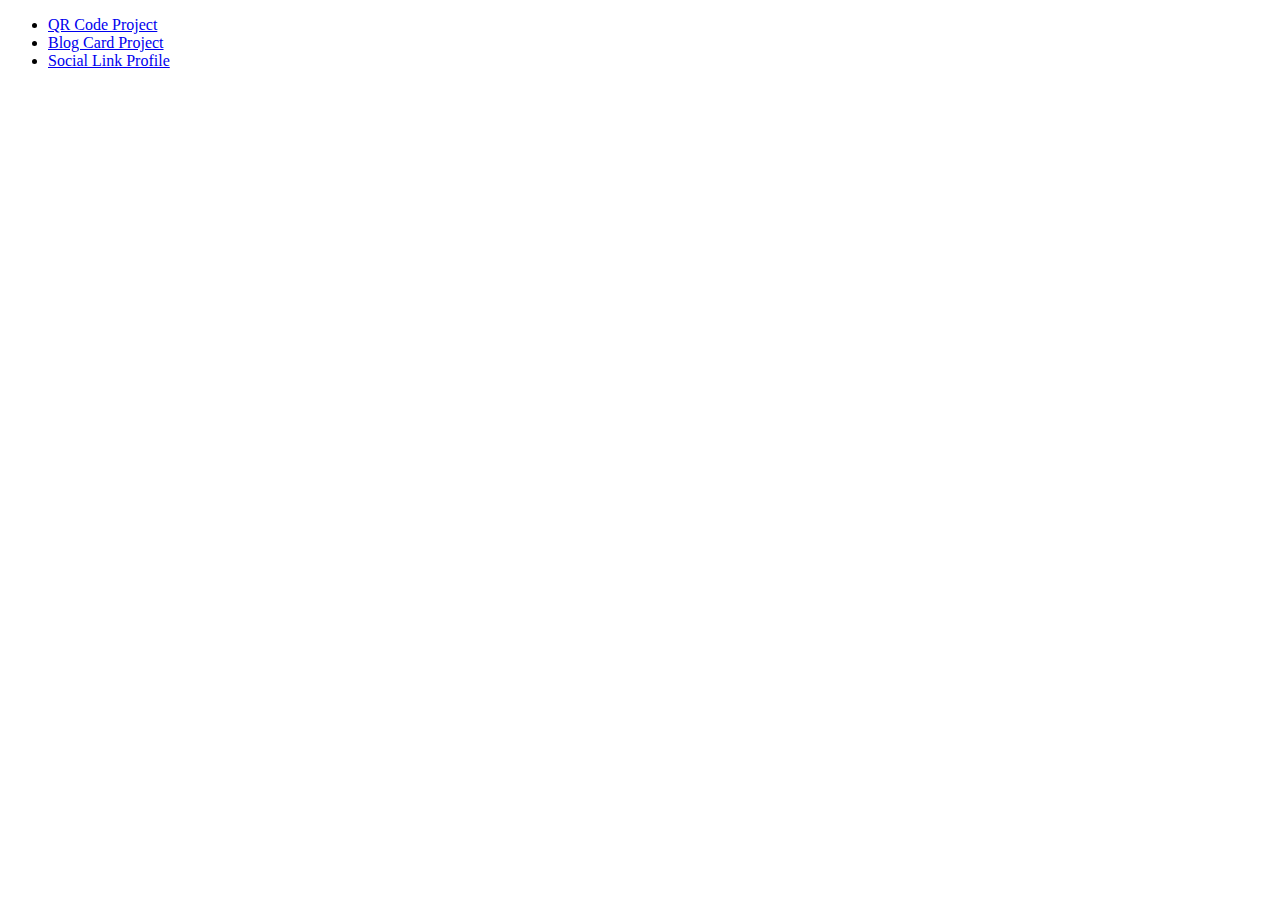
<file: index.html>
<!DOCTYPE html>
<html lang="en">
  <head>
    <meta charset="UTF-8" />
    <meta name="viewport" content="width=device-width, initial-scale=1.0" />
    <title>Start</title>
  </head>
  <body>
    <ul>
      <li><a href="QR Code Project 1/QR_Page.html">QR Code Project</a></li>
      <li><a href="Blog Card Project 2/BlogPage.html">Blog Card Project</a></li>
      <li><a href="Social Link Profile 3/SocialProfile.html">Social Link Profile</a></li>
    </ul>
  </body>
</html>
</file>
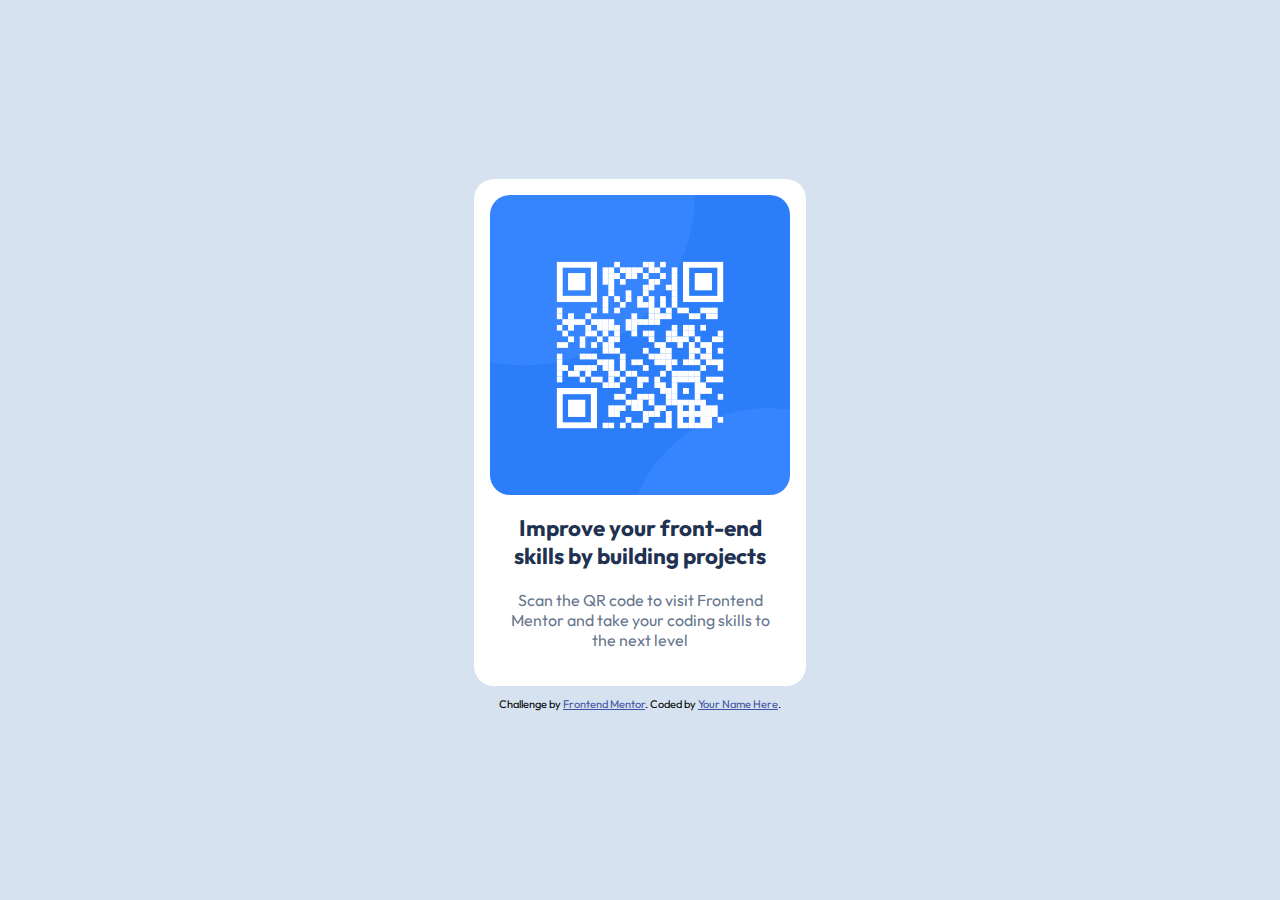
<file: QR Code Project 1/index.html>
<!DOCTYPE html>
<html lang="en">
  <head>
    <meta charset="UTF-8" />
    <meta name="viewport" content="width=device-width, initial-scale=1.0" />
    <!-- displays site properly based on user's device -->

    <link rel="icon" type="image/png" sizes="32x32" href="./images/favicon-32x32.png" />
    <link rel="stylesheet" href="style/style.css" />

    <!-- font -->
    <link rel="preconnect" href="https://fonts.googleapis.com" />
    <link rel="preconnect" href="https://fonts.gstatic.com" crossorigin />
    <link
      href="https://fonts.googleapis.com/css2?family=Outfit:wght@100..900&display=swap"
      rel="stylesheet"
    />

    <title>Frontend Mentor | QR code component</title>
  </head>
  <body>
    <main>
      <figure>
        <img src="images/image-qr-code.png" alt="" />
      </figure>
      <article>
        <h2 id="title">Improve your front-end skills by building projects</h2>
        <p>
          Scan the QR code to visit Frontend Mentor and take your coding skills to the
          next level
        </p>
      </article>
    </main>
    <div class="attribution">
      <p>
        Challenge by
        <a href="https://www.frontendmentor.io?ref=challenge" target="_blank"
          >Frontend Mentor</a
        >. Coded by <a href="#">Your Name Here</a>.
      </p>
    </div>
  </body>
</html>
</file>
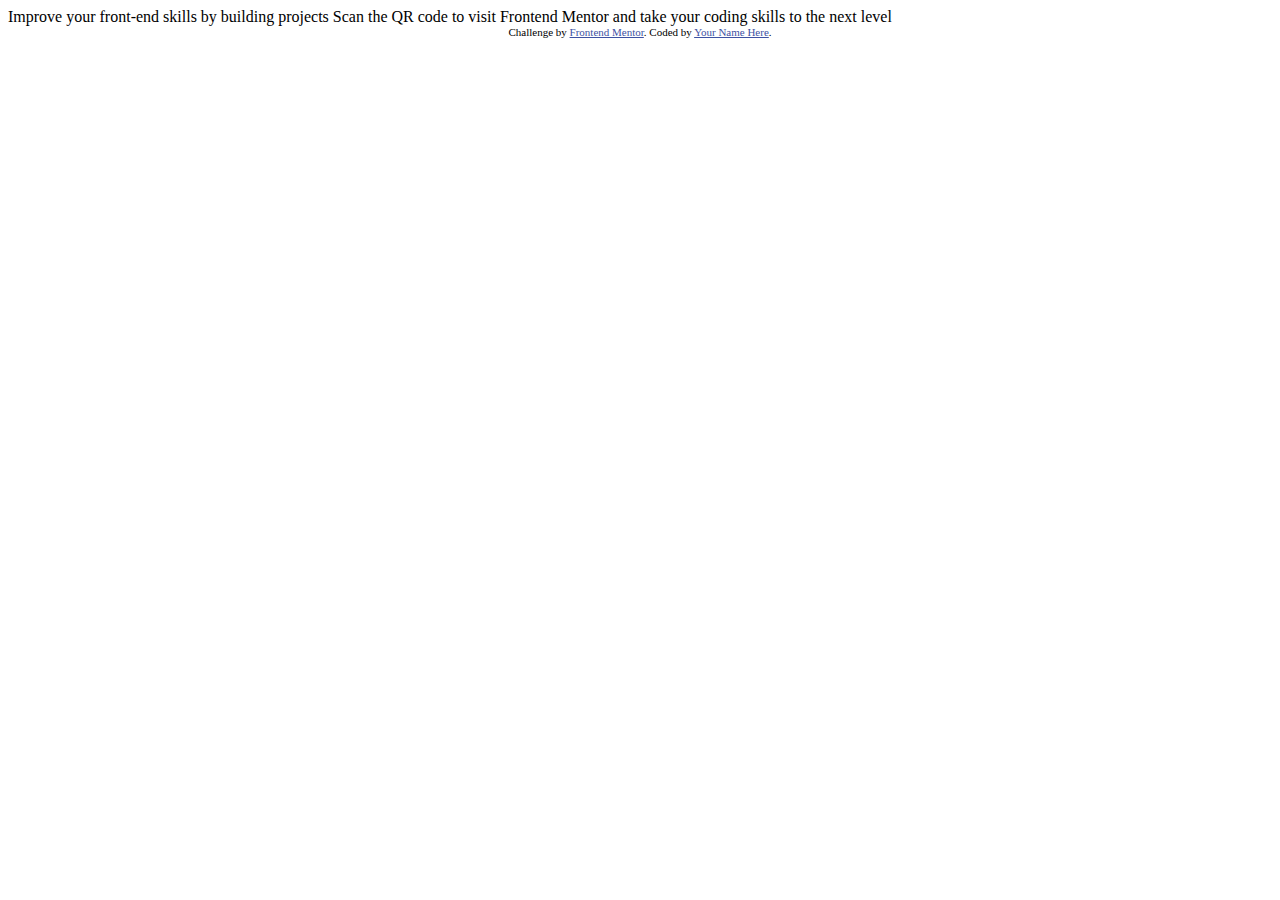
<file: qr-code-component-main/index.html>
<!DOCTYPE html>
<html lang="en">
<head>
  <meta charset="UTF-8">
  <meta name="viewport" content="width=device-width, initial-scale=1.0"> <!-- displays site properly based on user's device -->

  <link rel="icon" type="image/png" sizes="32x32" href="./images/favicon-32x32.png">
  
  <title>Frontend Mentor | QR code component</title>

  <!-- Feel free to remove these styles or customise in your own stylesheet 👍 -->
  <style>
    .attribution { font-size: 11px; text-align: center; }
    .attribution a { color: hsl(228, 45%, 44%); }
  </style>
</head>
<body>

  Improve your front-end skills by building projects

  Scan the QR code to visit Frontend Mentor and take your coding skills to the next level
  
  <div class="attribution">
    Challenge by <a href="https://www.frontendmentor.io?ref=challenge" target="_blank">Frontend Mentor</a>. 
    Coded by <a href="#">Your Name Here</a>.
  </div>
</body>
</html>
</file>
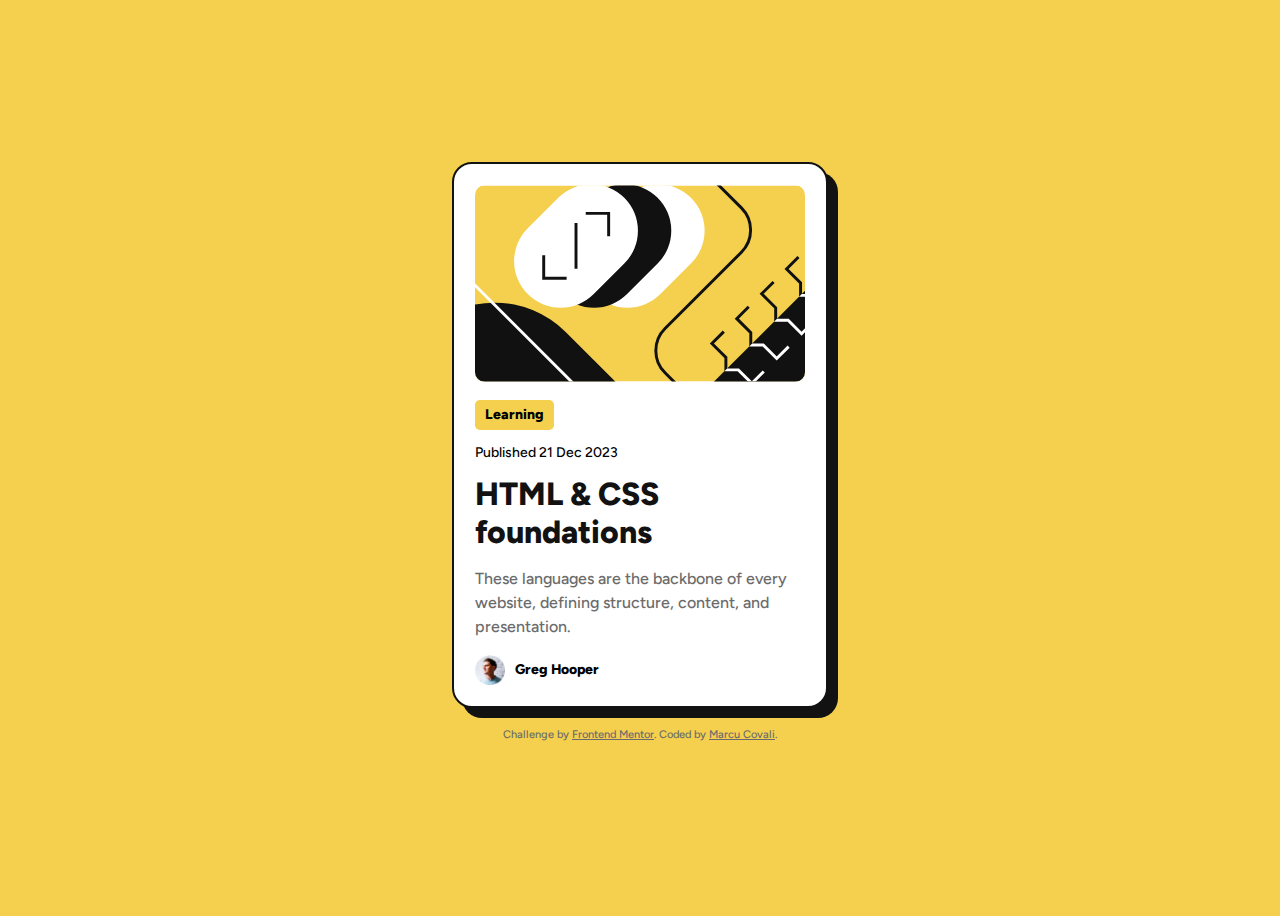
<file: Blog Card Project 2/BlogPage.html>
<!DOCTYPE html>
<html lang="en">
  <head>
    <meta charset="UTF-8" />
    <meta name="viewport" content="width=device-width, initial-scale=1.0" />
    <!-- displays site properly based on user's device -->

    <link
      rel="icon"
      type="image/png"
      sizes="32x32"
      href="./assets/images/favicon-32x32.png"
    />
    <link rel="stylesheet" href="style/style.css" />
    <link rel="preconnect" href="https://fonts.googleapis.com" />
    <link rel="preconnect" href="https://fonts.gstatic.com" crossorigin />
    <link
      href="https://fonts.googleapis.com/css2?family=Figtree:ital,wght@0,300..900;1,300..900&display=swap"
      rel="stylesheet"
    />

    <title>Frontend Mentor | Blog preview card</title>
  </head>
  <body>
    <main>
      <figure>
        <img src="assets/images/illustration-article.svg" alt="illustration" />
      </figure>
      <article>
        <p class="learn">Learning</p>
        <p class="publish-date">Published 21 Dec 2023</p>
        <h1 id="title"><a href="">HTML & CSS foundations</a></h1>
        <p class="description">
          These languages are the backbone of every website, defining structure, content,
          and presentation.
        </p>
      </article>
      <div class="user">
        <img src="assets/images/image-avatar.webp" alt="Profile picture" class="pfp" />
        <p class="name">Greg Hooper</p>
      </div>
    </main>
    <footer class="attribution">
      <p>
        Challenge by
        <a href="https://www.frontendmentor.io?ref=challenge" target="_blank"
          >Frontend Mentor</a
        >. Coded by <a href="../index.html">Marcu Covali</a>.
      </p>
    </footer>
  </body>
</html>
</file>
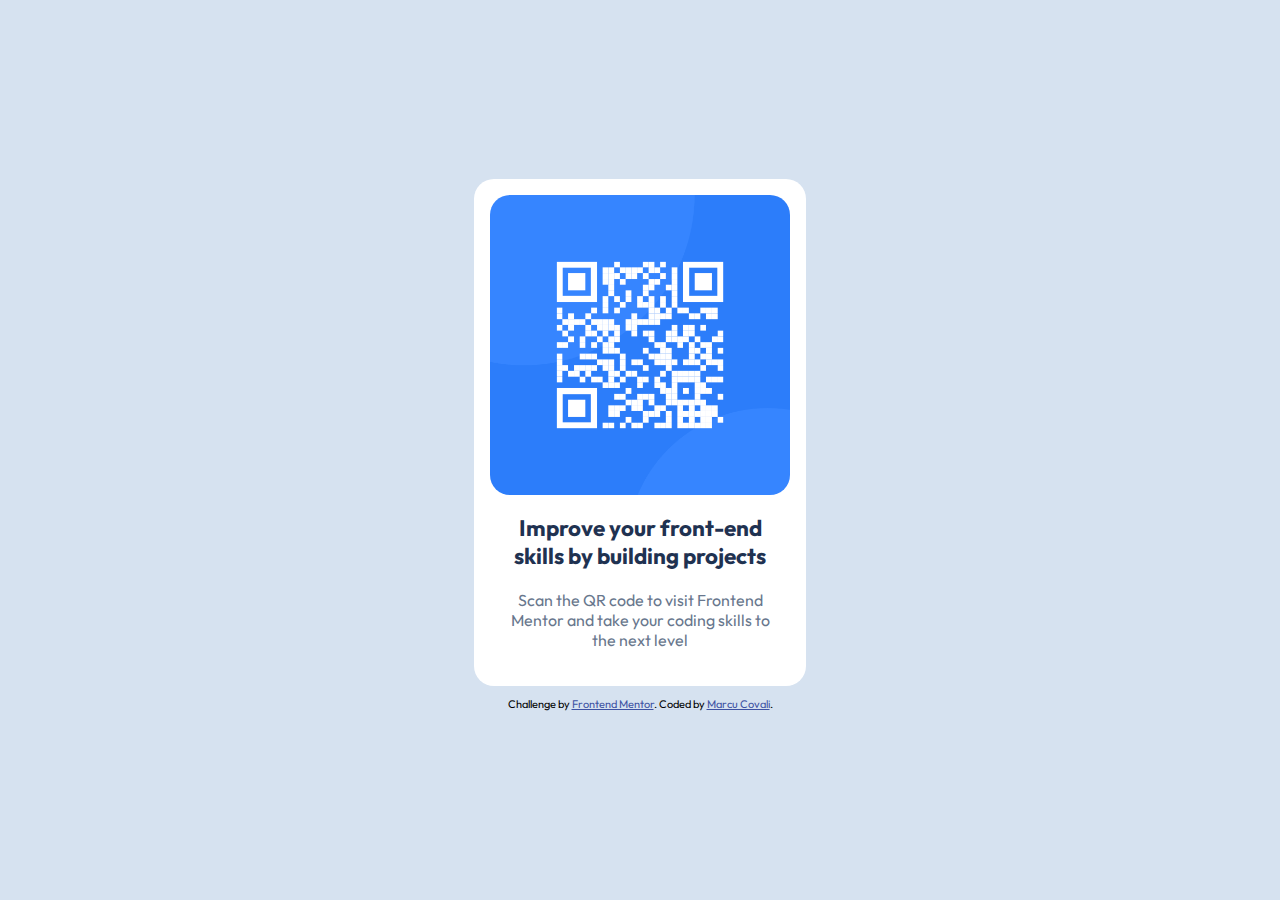
<file: QR Code Project 1/QR_Page.html>
<!DOCTYPE html>
<html lang="en">
  <head>
    <meta charset="UTF-8" />
    <meta name="viewport" content="width=device-width, initial-scale=1.0" />
    <!-- displays site properly based on user's device -->

    <link rel="icon" type="image/png" sizes="32x32" href="./images/favicon-32x32.png" />
    <link rel="stylesheet" href="style/style.css" />

    <!-- font -->
    <link rel="preconnect" href="https://fonts.googleapis.com" />
    <link rel="preconnect" href="https://fonts.gstatic.com" crossorigin />
    <link
      href="https://fonts.googleapis.com/css2?family=Outfit:wght@100..900&display=swap"
      rel="stylesheet"
    />

    <title>Frontend Mentor | QR code component</title>
  </head>
  <body>
    <main>
      <figure>
        <img src="images/image-qr-code.png" alt="" />
      </figure>
      <article>
        <h1 id="title">Improve your front-end skills by building projects</h1>
        <p>
          Scan the QR code to visit Frontend Mentor and take your coding skills to the
          next level
        </p>
      </article>
    </main>
    <footer class="attribution">
      <p>
        Challenge by
        <a href="https://www.frontendmentor.io?ref=challenge" target="_blank"
          >Frontend Mentor</a
        >. Coded by <a href="../index.html">Marcu Covali</a>.
      </p>
    </footer>
  </body>
</html>
</file>
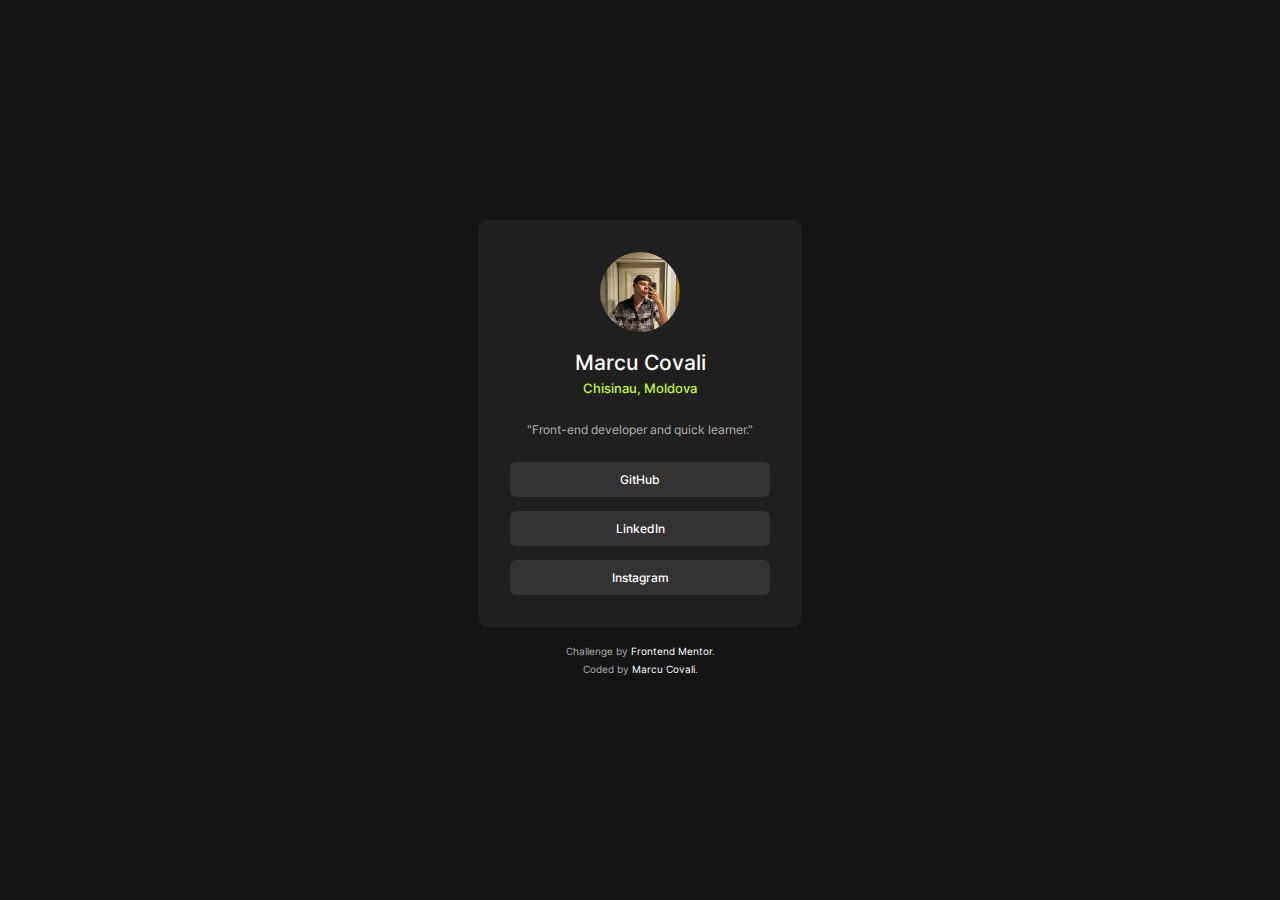
<file: Social Link Profile 3/SocialProfile.html>
<!DOCTYPE html>
<html lang="en">
  <head>
    <meta charset="UTF-8" />
    <meta name="viewport" content="width=device-width, initial-scale=1.0" />

    <link
      rel="icon"
      type="image/png"
      sizes="32x32"
      href="./assets/images/favicon-32x32.png"
    />

    <title>Frontend Mentor | Social links profile</title>
    <link rel="stylesheet" href="style/style.css" />
  </head>
  <body>
    <main>
      <header>
        <figure>
          <img src="./assets/images/marcu.jpeg" alt="" />
        </figure>
        <h1 id="name">Marcu Covali</h1>
        <h3 id="location">Chisinau, Moldova</h3>
        <p id="description">"Front-end developer and quick learner."</p>
      </header>
      <article>
        <ul>
          <a href="https://github.com/BigBoyBenz" target="_blank"><li>GitHub</li></a>
          <a href="https://www.linkedin.com/in/marcu-covali-70373525b/" target="_blank"
            ><li>LinkedIn</li></a
          >
          <a href="https://www.instagram.com/covalimarcu/" target="_blank"
            ><li>Instagram</li></a
          >
        </ul>
      </article>
    </main>
    <footer class="attribution">
      Challenge by
      <a href="https://www.frontendmentor.io?ref=challenge" target="_blank"
        >Frontend Mentor</a
      >. <br />
      Coded by <a href="../index.html">Marcu Covali</a>.
    </footer>
  </body>
</html>
</file>
<file: QR Code Project 1/style/style.css>
body {
  background-color: #d6e2f0;
  display: flex;
  flex-direction: column;
  justify-content: center;
  align-items: center;
  height: 100vh;
  margin: 0;
  font-family: "Outfit", sans-serif;
}

main {
  background-color: #fff;
  border-radius: 20px;
  padding: 1rem;
  width: 300px;
}

article {
  text-align: center;
  font-weight: 400;
  color: #68778d;
}
article p {
  margin: 20px 20px;
}

figure {
  margin: 0;
}

img {
  width: 100%;
  border-radius: 20px;
}

#title {
  font-weight: 700;
  color: #1f3251;
  font-size: 1.4em;
  margin: 15px 20px;
}

.attribution {
  font-size: 11px;
  text-align: center;
}
.attribution a {
  color: hsl(228, 45%, 44%);
}
</file>
<file: Blog Card Project 2/style/style.css>
body {
  background-color: #f4d04e;
  display: flex;
  flex-flow: column;
  justify-content: center;
  align-items: center;
  height: 100vh;
  font-family: "Figtree", sans-serif;
  font-weight: 500;
}

main {
  background-color: #fff;
  border-radius: 20px;
  width: 330px;
  padding: 1.3rem;
  border: 2px #121212 solid;
  box-shadow: 10px 10px 0 #121212;
  margin-bottom: 8px;
}

article {
  margin: 0;
}
#title {
  margin: 0;
}
#title a {
  font-weight: 800;
  color: #121212;
  text-decoration: none;
}
#title a:hover {
  color: #f4d04e;
}

figure {
  margin: 0;
}

img {
  border-radius: 10px;
  width: 100%;
}

.learn {
  background-color: #f4d04e;
  width: 20%;
  padding: 0.4rem;
  border-radius: 5px;
  font-weight: 800;
  font-size: 14px;
  text-align: center;
}

.user {
  display: flex;
  align-items: center;
  gap: 0.6rem;
  height: 30px;
}

.name {
  font-weight: 800;
  font-size: 14px;
}

.pfp {
  width: 30px;
}

.publish-date {
  font-size: 14px;
}

.description,
.attribution {
  color: #6b6b6b;
  line-height: 1.5;
}

.attribution {
  font-size: 11px;
  text-align: center;
}
.attribution a {
  color: #6b6b6b;
}
</file>
<file: Social Link Profile 3/style/style.css>
@font-face {
  font-family: "Inter";
  src: url("../assets/fonts/Inter-VariableFont_slnt\,wght.ttf");
}
body {
  height: 98vh;
  display: flex;
  justify-content: center;
  align-items: center;
  flex-flow: column;
  text-align: center;
  background-color: #141414;
  font-family: "Inter", sans;
}
main {
  background-color: #1f1f1f;
  border-radius: 10px;
  padding: 2rem;
  color: #fff;
  width: 60%;
  max-width: 260px;
  min-width: 240px;
  padding-bottom: 1rem;
}
a {
  color: #fff;
  text-decoration: none;
}
li:hover {
  background-color: #c5f82a;
  color: #1f1f1f;
}
figure {
  margin: 0;
}
ul {
  list-style-type: none;
  padding: 0;
}
li {
  padding: 10px 30px;
  margin: 14px 0;
  background-color: #333333;
  border-radius: 6px;
  font-size: 12px;
  font-weight: 500;
}
img {
  max-width: 5rem;
  border-radius: 200px;
}

#name {
  font-weight: 500;
  font-size: 1.3rem;
  margin-bottom: 0.4rem;
}
#location {
  font-weight: 500;
  font-size: 0.8rem;
  color: #c5f82a;
  margin-top: 0;
}
#description {
  font-weight: 400;
  font-size: 12px;
  margin: 1.6rem 0;
  color: #ffffffa8;
  padding: 0 5px;
}
.attribution {
  font-size: 10px;
  text-align: center;
  color: #ffffffa8;
  margin-top: 15px;
  line-height: 1.8;
}
.attribution a {
  color: #fff;
}
.attribution a:hover {
  color: #c5f82a;
}
</file>
